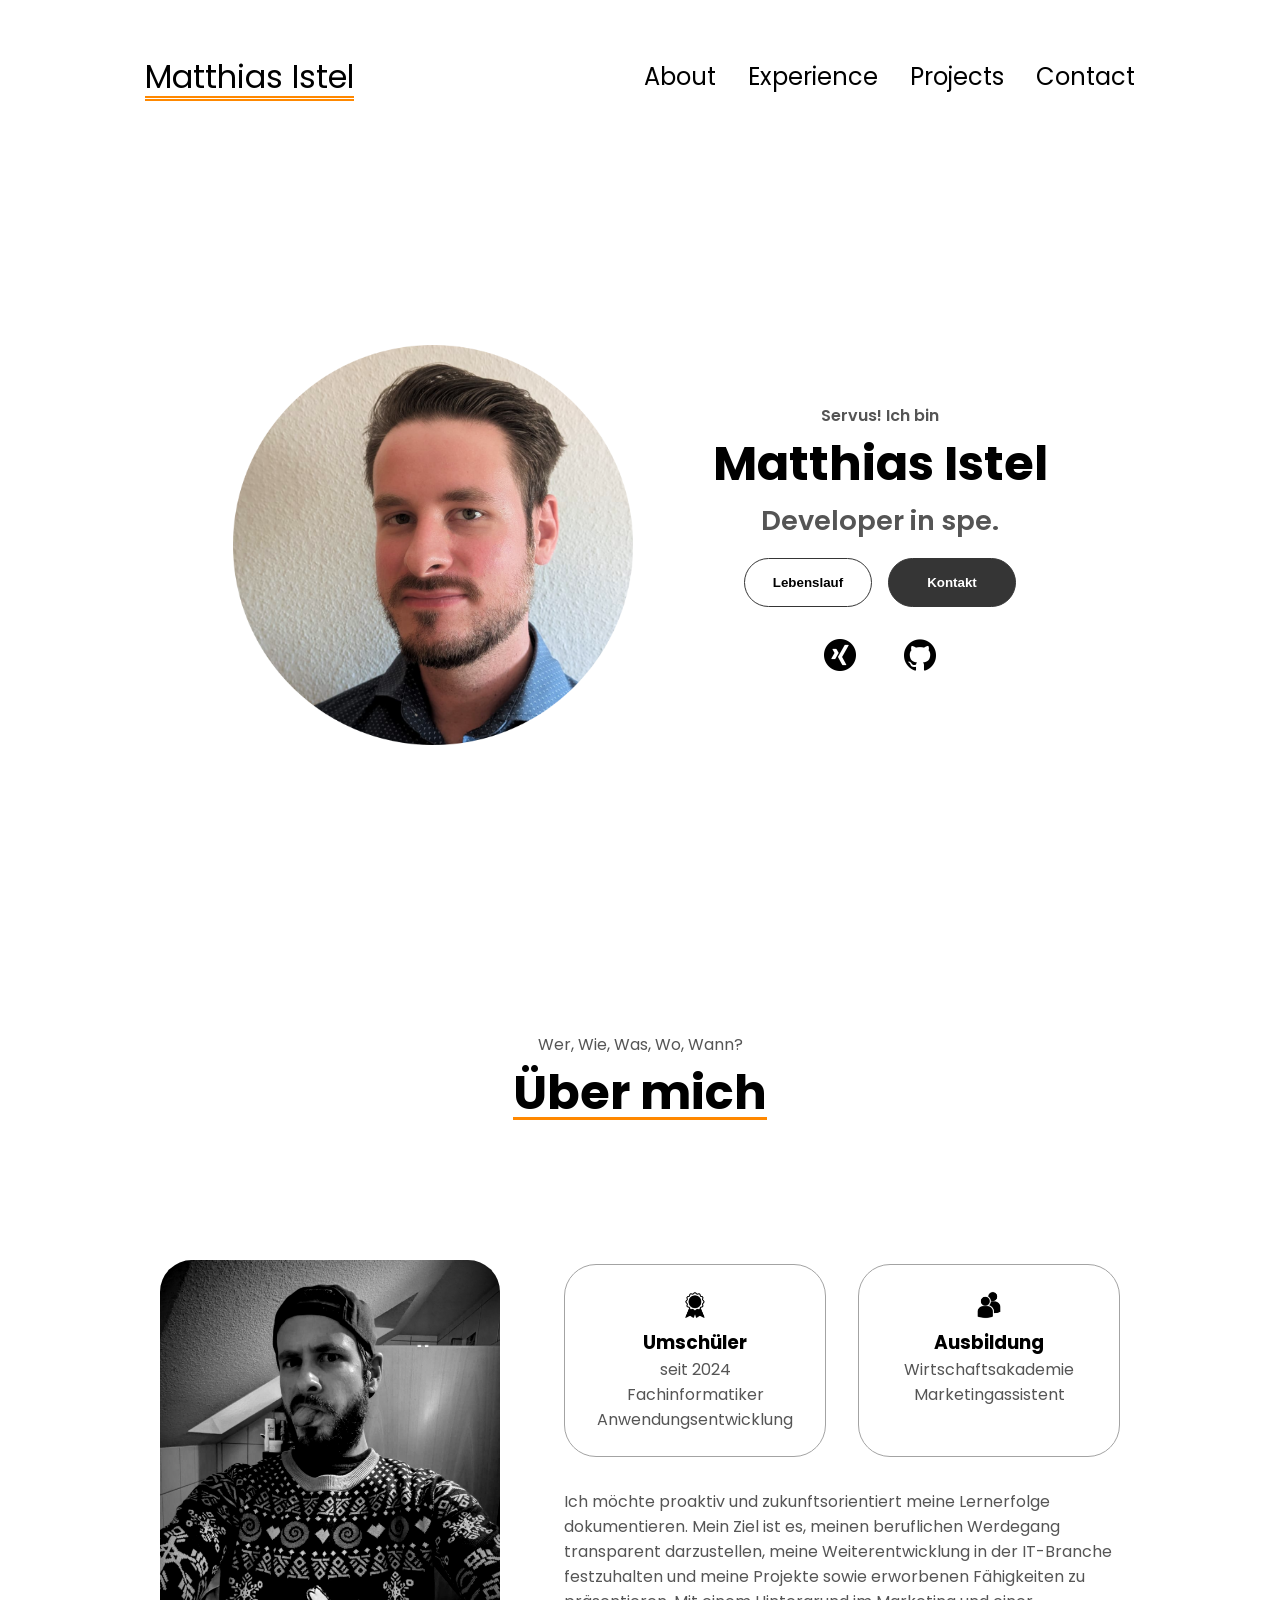
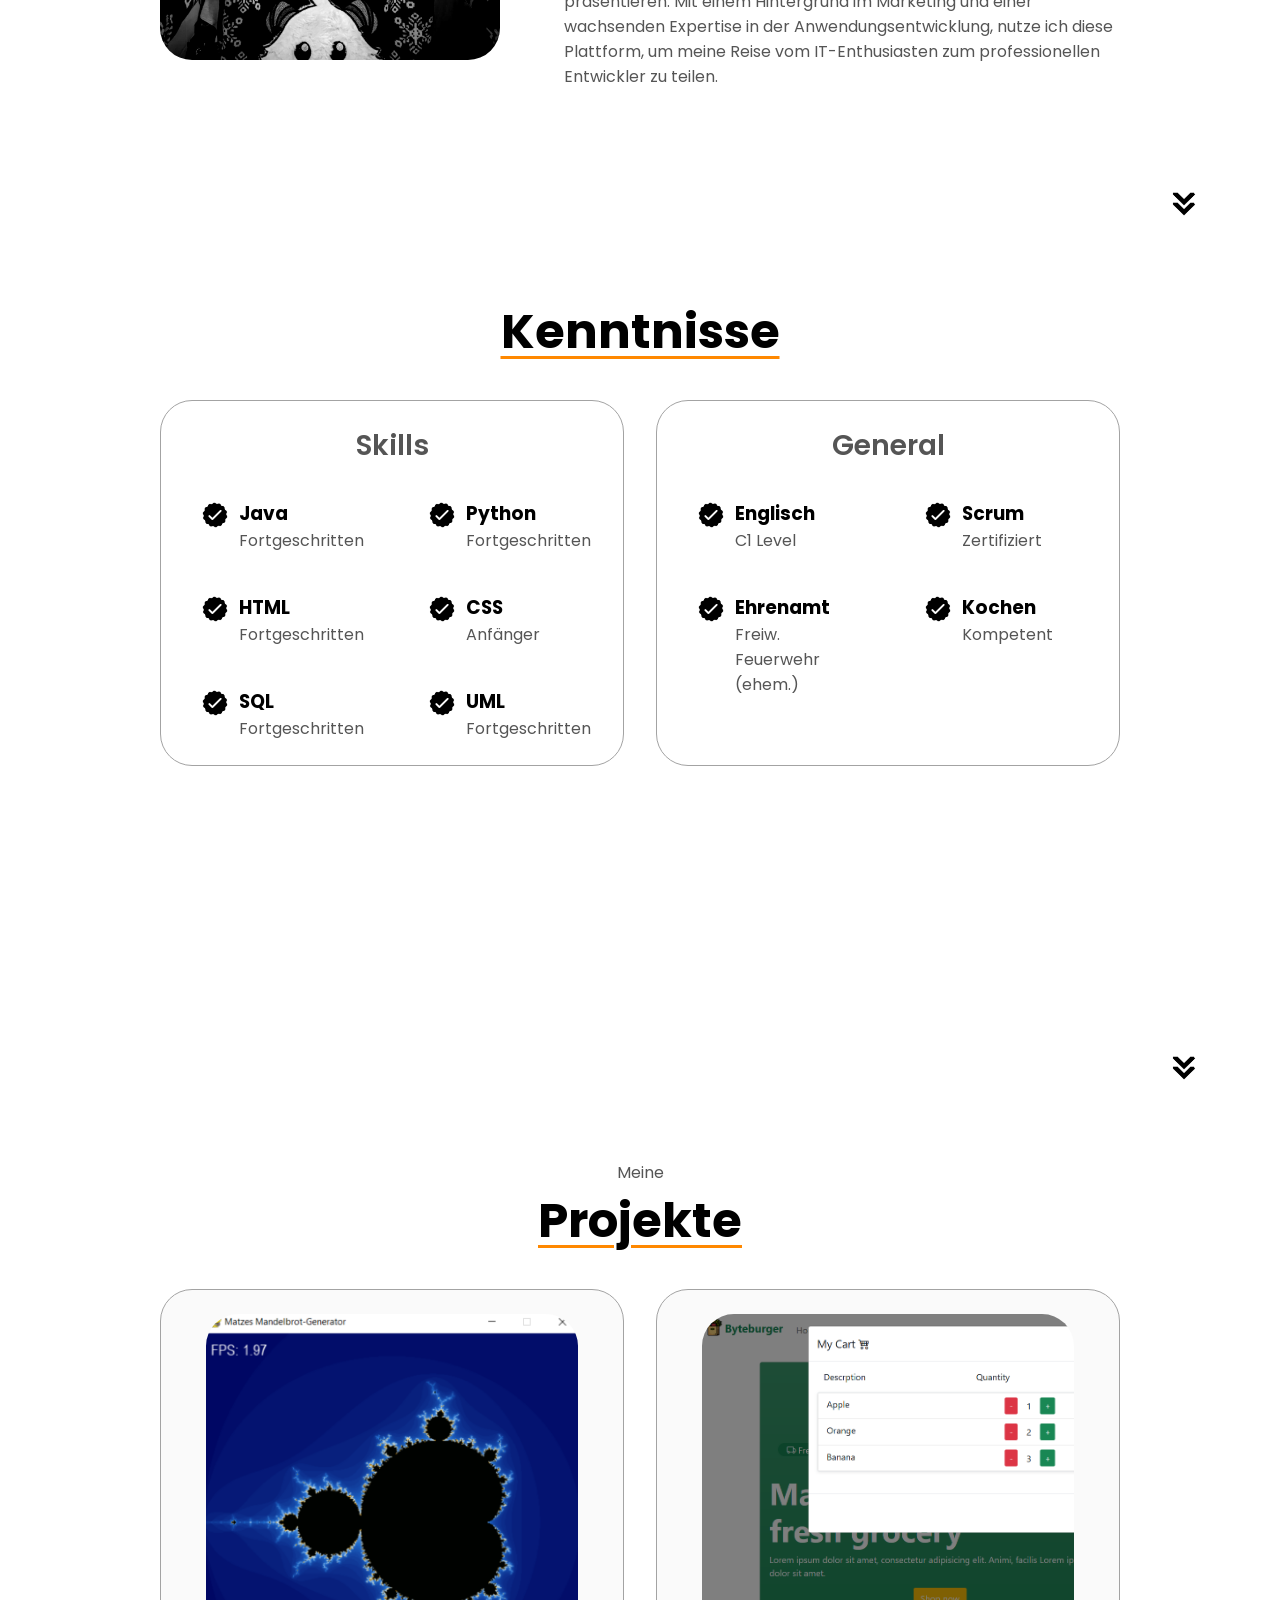
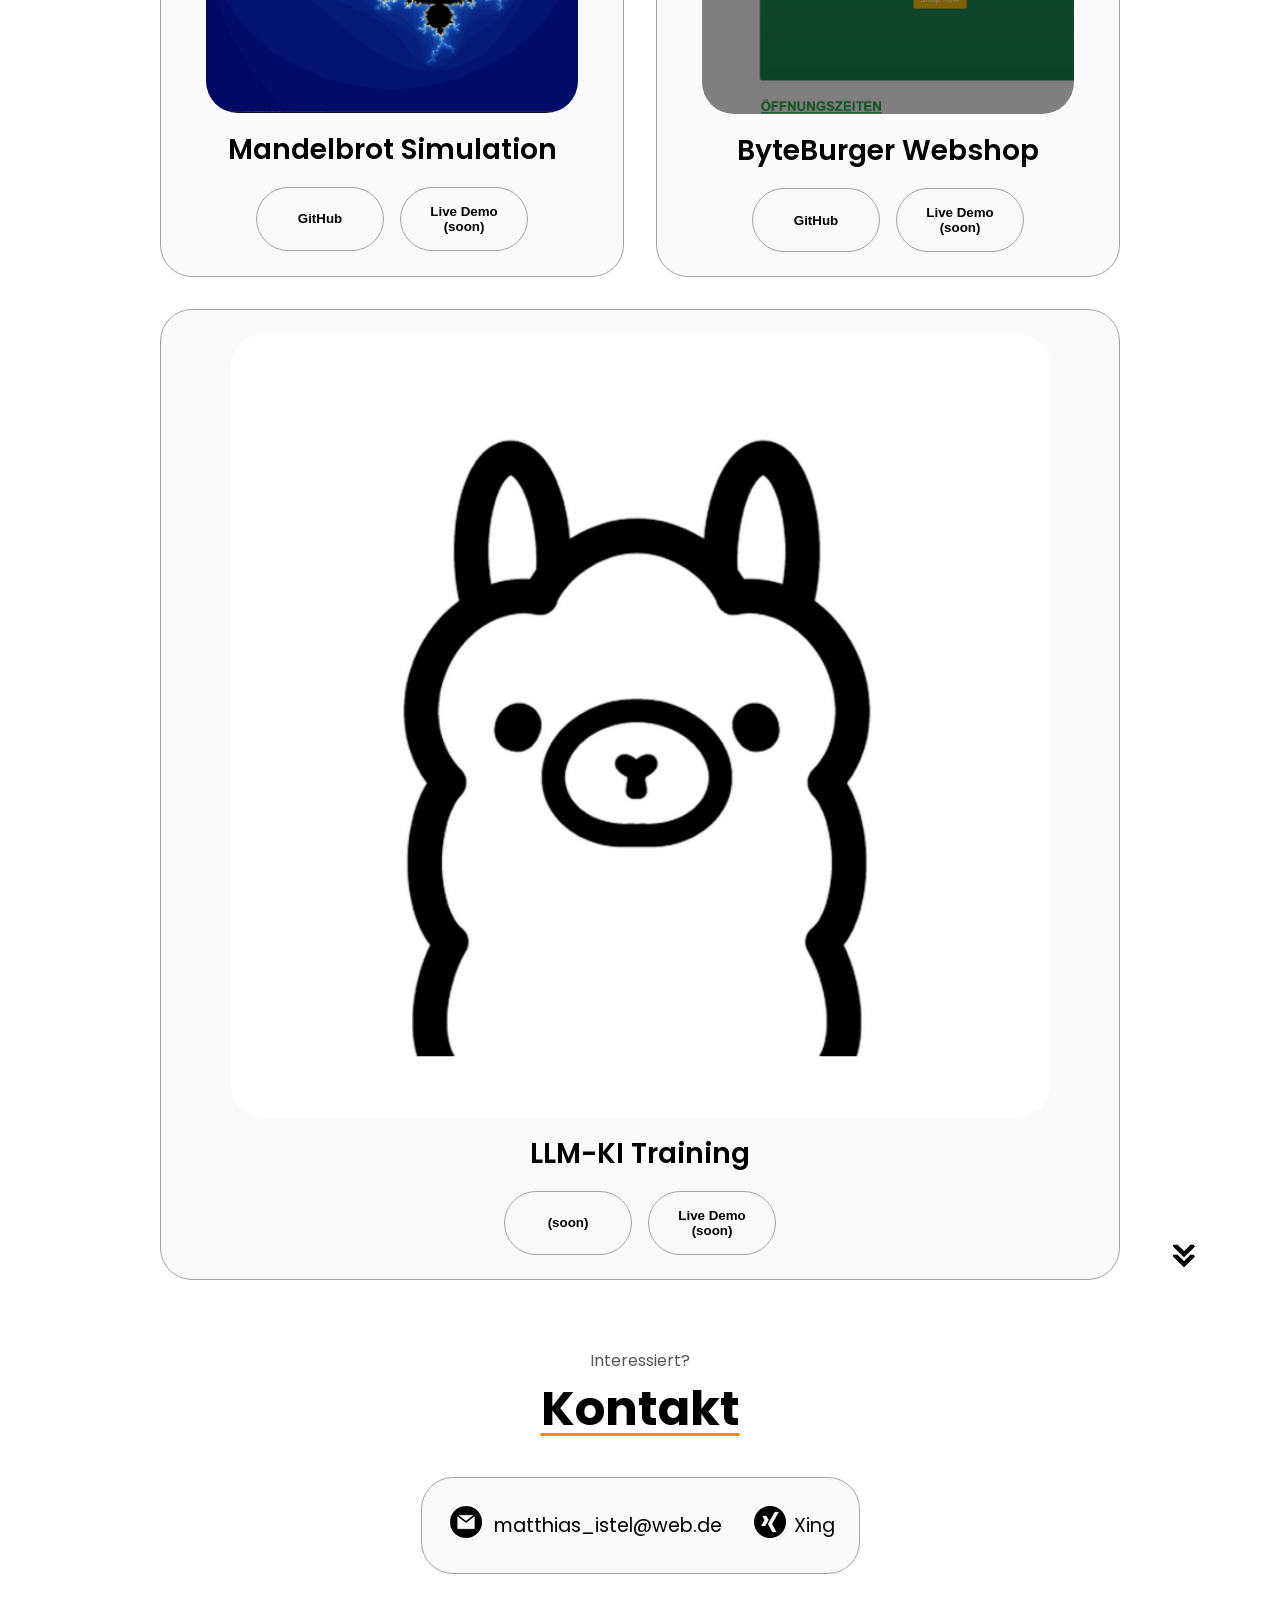
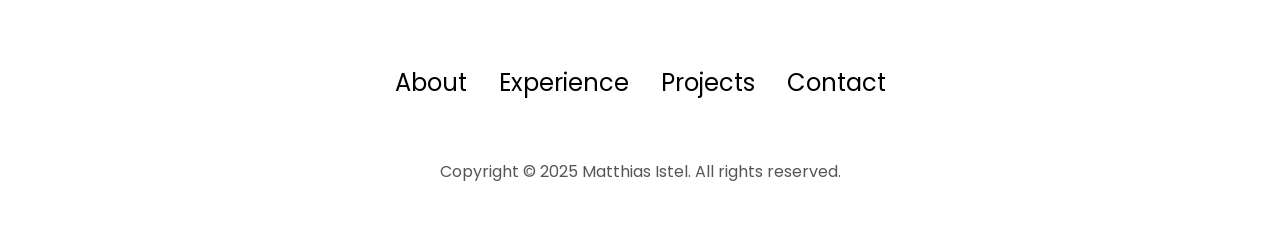
<file: index.html>
<!DOCTYPE html>
<html lang="en">
<head>
    <meta charset="UTF-8">
    <meta name="viewport" content="width=device-width, initial-scale=1.0">
    <title>Matthias Istel</title>
    <link rel="stylesheet" href="style.css">
    <link rel="stylesheet" href="mediaqueries.css">
</head>
<body>
    <nav id="desktop-nav">
        <div class="logo">Matthias Istel</div>
        <div>
            <ul class="nav-links">
                <li><a href="#about">About</a></li>
                <li><a href="#experience">Experience</a></li>
                <li><a href="#projects">Projects</a></li> 
                <li><a href="#contact">Contact</a></li>
            </ul>
        </div>
    </nav>

    <nav id="hamburger-nav">
        <div class="logo">Matthias Istel</div>
        <div class="hamburger-menu">
            <div class="hamburger-icon" onclick="toggleMenu()">
                <span></span>
                <span></span>
                <span></span>
            </div>
            <div class="menu-links">
                <li><a href="#about" onclick="toggleMenu()">About</a></li>
                <li><a href="#experience" onclick="toggleMenu()">Experience</a></li>
                <li><a href="#projects" onclick="toggleMenu()">Projects</a></li> 
                <li><a href="#contact" onclick="toggleMenu()">Contact</a></li>
            </div>
        </div>
    </nav>

    <section id="profile">
        <div class="section__pic-container">
            <img src="./assets/portrait_bewerbung-circle.png" alt="Matthias Istel Profile Picture">
        </div>

        <div class="section__text">
            <p class="section__text__p1">Servus! Ich bin</p>
            <h1 class="name">Matthias Istel</h1>
            <p class="section__text__p2">Developer in spe.</p>
            <div class="btn-container">
                <button class="btn btn-color-2" 
                onclick="window.open('./assets/2Lebenslauf.pdf')">
                Lebenslauf
                </button>

                <button class="btn btn-color-1" 
                onclick="location.href=('./#contact')">
                Kontakt
                </button>
            </div>
            <div id="socials-container">
                <img 
                src="./assets/xinground.png" alt="My Xing Profile"
                class="socials-icon" 
                onclick="location.href='https://www.xing.com/profile/Matthias_Istel018418/web_profiles?expandNeffi=true'">

                <img src="./assets/github.png" 
                alt="My GitHub Profile"
                class="socials-icon" onclick="location.href='https://github.com/letsI-MA'">
            </div>
        </div>

    </section>

    <section id="about">
        <p class="section__text__p1">Wer, Wie, Was, Wo, Wann?</p>
        <h1 class="title">Über mich</h1>
        <div class="section-container">
            <div class="section__pic-container">
            <img src="./assets/bwmatze.png" alt="Profile picture" class="about-pic">
            </div>
            <div class="about-details-container">
            <div class="about-containers">
                <div class="details-container">
                <img src="./assets/experience.png" alt="Experience icon" class="icon">
                <h3>Umschüler</h3>
                <p>seit 2024 <br>Fachinformatiker Anwendungsentwicklung</p>
                </div>
                <div class="details-container">
                <img src="./assets/education.png" alt="Education icon" class="icon">
                <h3>Ausbildung</h3>
                <p>Wirtschaftsakademie<br>Marketingassistent</p>
                </div>
            </div>
            <div class="text-container">
                <p>
                    Ich möchte proaktiv und zukunftsorientiert meine Lernerfolge dokumentieren. 
                    Mein Ziel ist es, meinen beruflichen Werdegang transparent darzustellen, 
                    meine Weiterentwicklung in der IT-Branche festzuhalten und meine Projekte 
                    sowie erworbenen Fähigkeiten zu präsentieren. Mit einem Hintergrund im 
                    Marketing und einer wachsenden Expertise in der Anwendungsentwicklung, 
                    nutze ich diese Plattform, um meine Reise vom IT-Enthusiasten zum professionellen 
                    Entwickler zu teilen. 
                </p>
            </div>
            </div>
        </div>
        <img src="./assets/arrow.png" alt="Arrow icon" class="icon arrow" onclick="location.href='./#experience'">
    </section>

    <section id="experience">
        <p class="section__text__p1"></p>
        <h1 class="title">Kenntnisse</h1>
        <div class="experience-details-container">
            <div class="about-containers">
            <div class="details-container">
                <h2 class="experience-sub-title">Skills</h2>
                <div class="article-container">
                <article>
                    <img src="./assets/checkmark.png" alt="Experience icon" class="icon">
                    <div>
                    <h3>Java</h3>
                    <p>Fortgeschritten</p>
                    </div>
                </article>
                <article>
                    <img src="./assets/checkmark.png" alt="Experience icon" class="icon">
                    <div>
                    <h3>Python</h3>
                    <p>Fortgeschritten</p>
                    </div>
                </article>
                <article>
                    <img src="./assets/checkmark.png" alt="Experience icon" class="icon">
                    <div>
                    <h3>HTML</h3>
                    <p>Fortgeschritten</p>
                    </div>
                </article>
                <article>
                    <img src="./assets/checkmark.png" alt="Experience icon" class="icon">
                    <div>
                    <h3>CSS</h3>
                    <p>Anfänger</p>
                    </div>
                </article>
                <article>
                    <img src="./assets/checkmark.png" alt="Experience icon" class="icon">
                    <div>
                    <h3>SQL</h3>
                    <p>Fortgeschritten</p>
                    </div>
                </article>
                <article>
                    <img src="./assets/checkmark.png" alt="Experience icon" class="icon">
                    <div>
                    <h3>UML</h3>
                    <p>Fortgeschritten</p>
                    </div>
                </article>
<!--Halbzeit-->
                </article>
                </div>
            </div>
            <div class="details-container">
                <h2 class="experience-sub-title">General</h2>
                <div class="article-container">
                <article>
                    <img src="./assets/checkmark.png" alt="Experience icon" class="icon">
                    <div>
                    <h3>Englisch</h3>
                    <p>C1 Level</p>
                    </div>
                </article>
                <article>
                    <img src="./assets/checkmark.png" alt="Experience icon" class="icon">
                    <div>
                    <h3>Scrum</h3>
                    <p>Zertifiziert</p>
                    </div>
                </article>
                <article>
                    <img src="./assets/checkmark.png" alt="Experience icon" class="icon">
                    <div>
                    <h3>Ehrenamt</h3>
                    <p>Freiw. Feuerwehr (ehem.)</p>
                    </div>
                </article>
                <article>
                    <img src="./assets/checkmark.png" alt="Experience icon" class="icon">
                    <div>
                    <h3>Kochen</h3>
                    <p>Kompetent</p>
                    </div>
                </article>
                </div>
            </div>
            </div>
        </div>
        <img src="./assets/arrow.png" alt="Arrow icon" class="icon arrow" onclick="location.href='./#projects'">
    </section>

    <section id="projects">
        <p class="section__text__p1">Meine</p>
        <h1 class="title">Projekte</h1>
        <div class="experience-details-container">
            <div class="about-containers">
            <div class="details-container color-container">
                <div class="article-container">
                    <img 
                    src="./assets/mandelbrot.PNG" 
                    alt="Mandelbrot Projekt" 
                    class="project-img">
                </div>
                <h2 class="experience-sub-title project-title">Mandelbrot Simulation</h2>
                <div class="btn-container">
                    <button 
                    class="btn btn-color-2 project-btn" 
                    onclick="location.href='https://github.com/letsI-MA/Laborprojekt'">GitHub</button>
                    <button 
                    class="btn btn-color-2 project-btn" 
                    onclick="location.href='https://www.google.de'">Live Demo (soon)</button>
                </div>
            </div>
            <div class="details-container color-container">
                <div class="article-container">
                    <img 
                    src="./assets/byteburger.PNG" 
                    alt="ByteBurger Webshop" 
                    class="project-img">
                </div>
                <h2 class="experience-sub-title project-title">ByteBurger Webshop</h2>
                <div class="btn-container">
                    <button 
                    class="btn btn-color-2 project-btn" 
                    onclick="location.href='https://github.com/letsI-MA/Webstore-Project'">GitHub</button>
                    <button 
                    class="btn btn-color-2 project-btn" 
                    onclick="location.href='https://www.google.de'">Live Demo (soon)</button>
                </div>
            </div>
            <div class="details-container color-container">
                <div class="article-container">
                    <img 
                    src="./assets/ollama.png" 
                    alt="LLM-Training" 
                    class="project-img">
                </div>
                <h2 class="experience-sub-title project-title">LLM-KI Training</h2>
                <div class="btn-container">
                    <button 
                    class="btn btn-color-2 project-btn" 
                    onclick="location.href='https://ollama.com/'">(soon)</button>
                    <button 
                    class="btn btn-color-2 project-btn" 
                    onclick="location.href='https://ollama.com/'">Live Demo (soon)</button>
                </div>
            </div>
        </div>
        </div>

        <img src="./assets/arrow.png" 
        alt="Arrow icon" 
        class="icon arrow" 
        onclick="location.href='./#contact'">
    </section>

    <section id="contact">
        <p class="section__text__p1">Interessiert?</p>
        <h1 class="title">Kontakt</h1>
        <div class="contact-info-upper-container">
            <div class="contact-info-container">
                <a href="mailto:matthias_istel@web.de">
                    <img src="./assets/email.png" 
                    alt="matthias_istel@web.de" 
                    class="icon contact-icon email-icon"></a>
                <p><a href="mailto:matthias_istel@web.de">matthias_istel@web.de</a></p>
            </div>
            <div class="contact-info-container">
                <a href="https://www.xing.com/profile/Matthias_Istel018418/web_profiles?expandNeffi=true">
                    <img src="./assets/xinground.png" 
                    alt="matthias_istel@web.de" 
                    class="icon contact-icon"></a>
                <p><a href="https://www.xing.com/profile/Matthias_Istel018418/web_profiles?expandNeffi=true">Xing</a></p>
            </div>
        </div>

    </section>

    <footer>
        <nav>
            <div class="nav-links-container">
                <ul class="nav-links">
                    <li><a href="#about">About</a></li>
                    <li><a href="#experience">Experience</a></li>
                    <li><a href="#projects">Projects</a></li> 
                    <li><a href="#contact">Contact</a></li>
                </ul>
            </div>
        </nav>
        <p>Copyright &#169; 2025 Matthias Istel. All rights reserved.</p>
    </footer>


    <script src="script.js">

    </script>
</body>
</html>

<!--Wer das liest ist doof :)-->
</file>
<file: style.css>
/* General */

@import url('https://fonts.googleapis.com/css2?family=Poppins:wght@300;400;500;600&display=swap');

/* 
:root {
    --bg-color: #ffffff;
    --text-color: #000000;
    --primary-color: #555555;
    --secondary-color: #6c757d;
    --hover-color: #FF8800;
    --border-color: #dee2e6;
}

.dark-mode {
    --bg-color: #212529;
    --text-color: #ffffff;
    --primary-color: #555555;
    --secondary-color: #6c757d;
    --hover-color: #FF8800;
    --border-color: #323130;
}
*/

* {
    margin: 0;
    padding: 0;
}

body {
    font-family: 'Poppins', sans-serif;
}

html {
    scroll-behavior: smooth;
}

p {
    color: rgb(85, 85, 85);
}

/* Transition */

a, .btn {
    transition: all 300ms ease;
}

/* Desktop Nav */
nav, .nav-links {
    display: flex
}

nav {
    justify-content: space-around;
    align-items: center;
    height: 17vh;
}

.nav-links {
    gap: 2rem;
    list-style: none;
    font-size: 1.5rem;
}

a {
    color: black;
    text-decoration: none;
    text-decoration-color: white;
}

a:hover {
    color: grey;
    text-decoration: underline;
    text-underline-offset: 0.5rem;
    text-decoration-color: rgb(255, 136, 0);
    text-decoration-thickness: 3px;
}

.logo {
    font-size: 2rem;
    text-decoration: underline;
    text-decoration-style: double;
    text-underline-offset: 0.5rem;
    text-decoration-color: rgb(255, 136, 0);
    text-decoration-thickness: 2px;
}

.logo.hover {
    cursor: default;
}

/* Hamburger */
#hamburger-nav {
    display: none;
}
.hamburger-menu {
    position: relative;
    display: inline-block;
}

.hamburger-icon {
    display: flex;
    flex-direction: column;
    justify-content: space-between;
    height: 24px;
    width: 30px;
    cursor: pointer;
}

.hamburger-icon span {
    width: 100%;
    height: 2px;
    background-color: black ;
    transition: all 0.3 ease-in-out;
}

.menu-links {
    position: absolute;
    top: 100%;
    right: 0;
    background-color: white;
    width: fit-content;
    max-block-size: 0;
    overflow: hidden;
    transition: all 0.3 ease-in-out;
}

.menu-links {
    display: block;
    padding: 10px;
    text-align: center;
    font-size: 1.5rem;
    color: black;
    text-decoration: none;
    transition: all 0.3 ease-in-out;
}

.menu-links li {
    list-style: none;
}

.menu-links.open {
    max-height: 300px;
}

.hamburger-icon.open span:first-child {
    transform: rotate(45deg) translate(10px, 5px);
}

.hamburger-icon.open span:nth-child(2) {
    opacity: 0;
}

.hamburger-icon.open span:last-child {
    transform: rotate(-45deg) translate(10px, -5px);
}

.hamburger-icon span :first-child{
    transform: none;
}

.hamburger-icon span :first-child{
    opacity: 1;
}

.hamburger-icon span :first-child{
    transform: none;
}

/* Sections */

section {
    padding-top: 4vh;
    height: 96vh;
    margin: 0 10rem;
    box-sizing: border-box;
    min-height: fit-content;
}

.section-container {
    display: flex;
}

/* Profile Section */

#profile {
    display: flex;
    justify-content: center;
    gap: 5rem;
    height: 80vh
}

.section__pic-container {
    display: flex;
    height: 400px;
    width: 400px;
    margin: auto 0;
}

.section__text {
    align-self: center;
    text-align: center;
}

.section__text p {
    font-weight: 600;
}

.section__text__p1 {
    text-align: center;
}

.section__text__p2 {
    font-size: 1.7rem;
    margin-bottom: 1rem;
}

.name {
    font-size: 3rem;
    text-align: center;
}

.title {
    font-size: 3rem;
    text-align: center;
    text-decoration: underline;
    text-underline-offset: 0.5rem;
    text-decoration-color: rgb(255, 136, 0);
    text-decoration-thickness: 3px;
}

#socials-container {
    display:flex;
    justify-content: center;
    margin-top: 1rem;
    gap: 1rem;
}

/* Icons */

.icon, .socials-icon {
    cursor: pointer;
    height: 2rem;
}

.icon:hover, .socials-icon:hover {
    color: rgb(255, 136, 0);
}

.socials-icon {
    margin: 1rem 1rem 1rem 1rem;
}

/* Buttons */

.btn-container {
    display: flex;
    justify-content: center;
    gap: 1rem;
}

.btn {
    font-weight: 600;
    transition: all 300ms ease;
    padding: 1rem;
    width: 8rem;
    border-radius: 2rem;
}

.btn-color-1,
.btn-color-2 {
    border: rgb(53, 53, 53) 0.1rem solid;
}

.btn-color-1:hover,
.btn-color-2:hover {
    cursor: pointer;
}

.btn-color-1,
.btn-color-2:hover {
    background-color: rgb(53, 53, 53);
    color: white;
}
.btn-color-1:hover{
    background: rgb(0, 0, 0);
}

.btn-color-2{
    background: none;
}

.btn-color-2:hover{
    border: rgb(255, 255, 255) 0.1rem solid;
}

.btn-container{
    gap: 1rem;
}

/* About Section */

#about{
    position: relative;
}
.about-containers {
    gap: 2rem;
    margin-bottom: 2rem;
    margin-top: 2rem;
}

.about-details-container {
    justify-content: center;
    flex-direction: column;
}

.about-containers, 
.about-details-container {
    display: flex;
}

.about-pic {
    border-radius: 2rem;
}

.arrow {
    position: absolute;
    right: -5rem;
    bottom: 2.5rem;
}

.details-container {
    padding: 1.5rem;
    flex: 1;
    background: white;
    border-radius: 2rem;
    border: rgb(53, 53, 53) 0.1rem solid;
    border-color: rgb(163, 163, 163);
    text-align: center;
}

.section-container {
    gap: 4rem;
    height: 80%;
}

.section__pic-container {
    height: 400px;
    width: 400px;
    margin: auto 0;
}

/* Experience Section */

#experience {
    position: relative;
}

.experience-sub-title {
    color: rgb(85, 85, 85);
    font-weight: 600;
    font-size: 1.75rem;
    margin-bottom: 2rem;
}

.experience-details-container {
    display: flex;
    justify-content: center;
    flex-direction: column;
}

.article-container {
    display: flex;
    text-align: initial;
    flex-wrap: wrap;
    flex-direction: row;
    gap: 2.5rem;
    justify-content: space-around;
}

article {
    display: flex;
    width: 10rem;
    /* justify-content: space-around; */
    gap: 0.5rem;

}

article .icon {
    cursor: default;
}

/* Projects Section */

#projects {
    position: relative;
}

.color-container {
    border-color: rgb(163, 163, 163);
    background: rgb(250, 250, 250);
}

.project-img {
    border-radius: 2rem;
    width: 90%;
    height: 90%;
}

.project-title {
    margin: 1rem;
    color: black;
}

.project-btn {
    color: black;
    border-color: rgb(163, 163, 163);
}

/* Contact Section */

#contact {
    display: flex;
    justify-content: center;
    flex-direction: column;
    height: 70vh;
}

.contact-info-upper-container {
    display: flex;
    justify-content: center;
    border-radius: 2rem;
    border: rgb(53, 53, 53) 0.1rem solid;
    border-color: rgb(163, 163, 163);
    background: rgb(250, 250, 250);
    margin: 2rem auto;
    padding: 0.5rem;
}
.contact-info-container {
    display: flex;
    align-items: center;
    justify-content: center;
    gap: 0.5rem;
    margin: 1rem;
}

.contact-info-container p {
    font-size: larger;
}

.contact-icon {
    cursor: default;
}

.email-icon {
    height: 2.5rem;
}

/* Footer */

footer {
    height: 26vh;
    margin: 0 1rem;
}

footer p {
    text-align: center;
}
</file>
<file: mediaqueries.css>
@media screen and (max-width: 1400px) {
    #profile {
    height: 83vh;
    margin-bottom: 6rem;
    }
    .about-containers {
    flex-wrap: wrap;
    }
    #contact,
    #projects {
    height: fit-content;
    }
}

@media screen and (max-width: 1200px) {
    #desktop-nav {
    display: none;
    }
    #hamburger-nav {
    display: flex;
    }
    #experience,
    .experience-details-container {
    margin-top: 2rem;
    }
    #profile,
    .section-container {
    display: block;
    }
    .arrow {
    display: none;
    }
    section,
    .section-container {
    height: fit-content;
    }
    section {
    margin: 0 5%;
    }
    .section__pic-container {
    width: 275px;
    height: 275px;
    margin: 0 auto 2rem;
    }
    .about-containers {
    margin-top: 0;
    }
}

@media screen and (max-width: 600px) {
    #contact,
    footer {
    height: 40vh;
    }
    #profile {
    height: 83vh;
    margin-bottom: 0;
    }
    article {
    font-size: 1rem;
    }
    footer nav {
    height: fit-content;
    margin-bottom: 2rem;
    }
    .about-containers,
    .contact-info-upper-container,
    .btn-container {
    flex-wrap: wrap;
    }
    .contact-info-container {
    margin: 0;
    }
    .contact-info-container p,
    .nav-links li a {
    font-size: 1rem;
    }
    .experience-sub-title {
    font-size: 1.25rem;
    }
    .logo {
    font-size: 1.5rem;
    }
    .nav-links {
    flex-direction: column;
    gap: 0.5rem;
    text-align: center;
    }
    .section__pic-container {
    width: auto;
    height: 46vw;
    justify-content: center;
    }
    .section__text__p2 {
    font-size: 1.25rem;
    }
    .title {
    font-size: 2rem;
    }
    .text-container {
    text-align: justify;
    }
}
</file>
